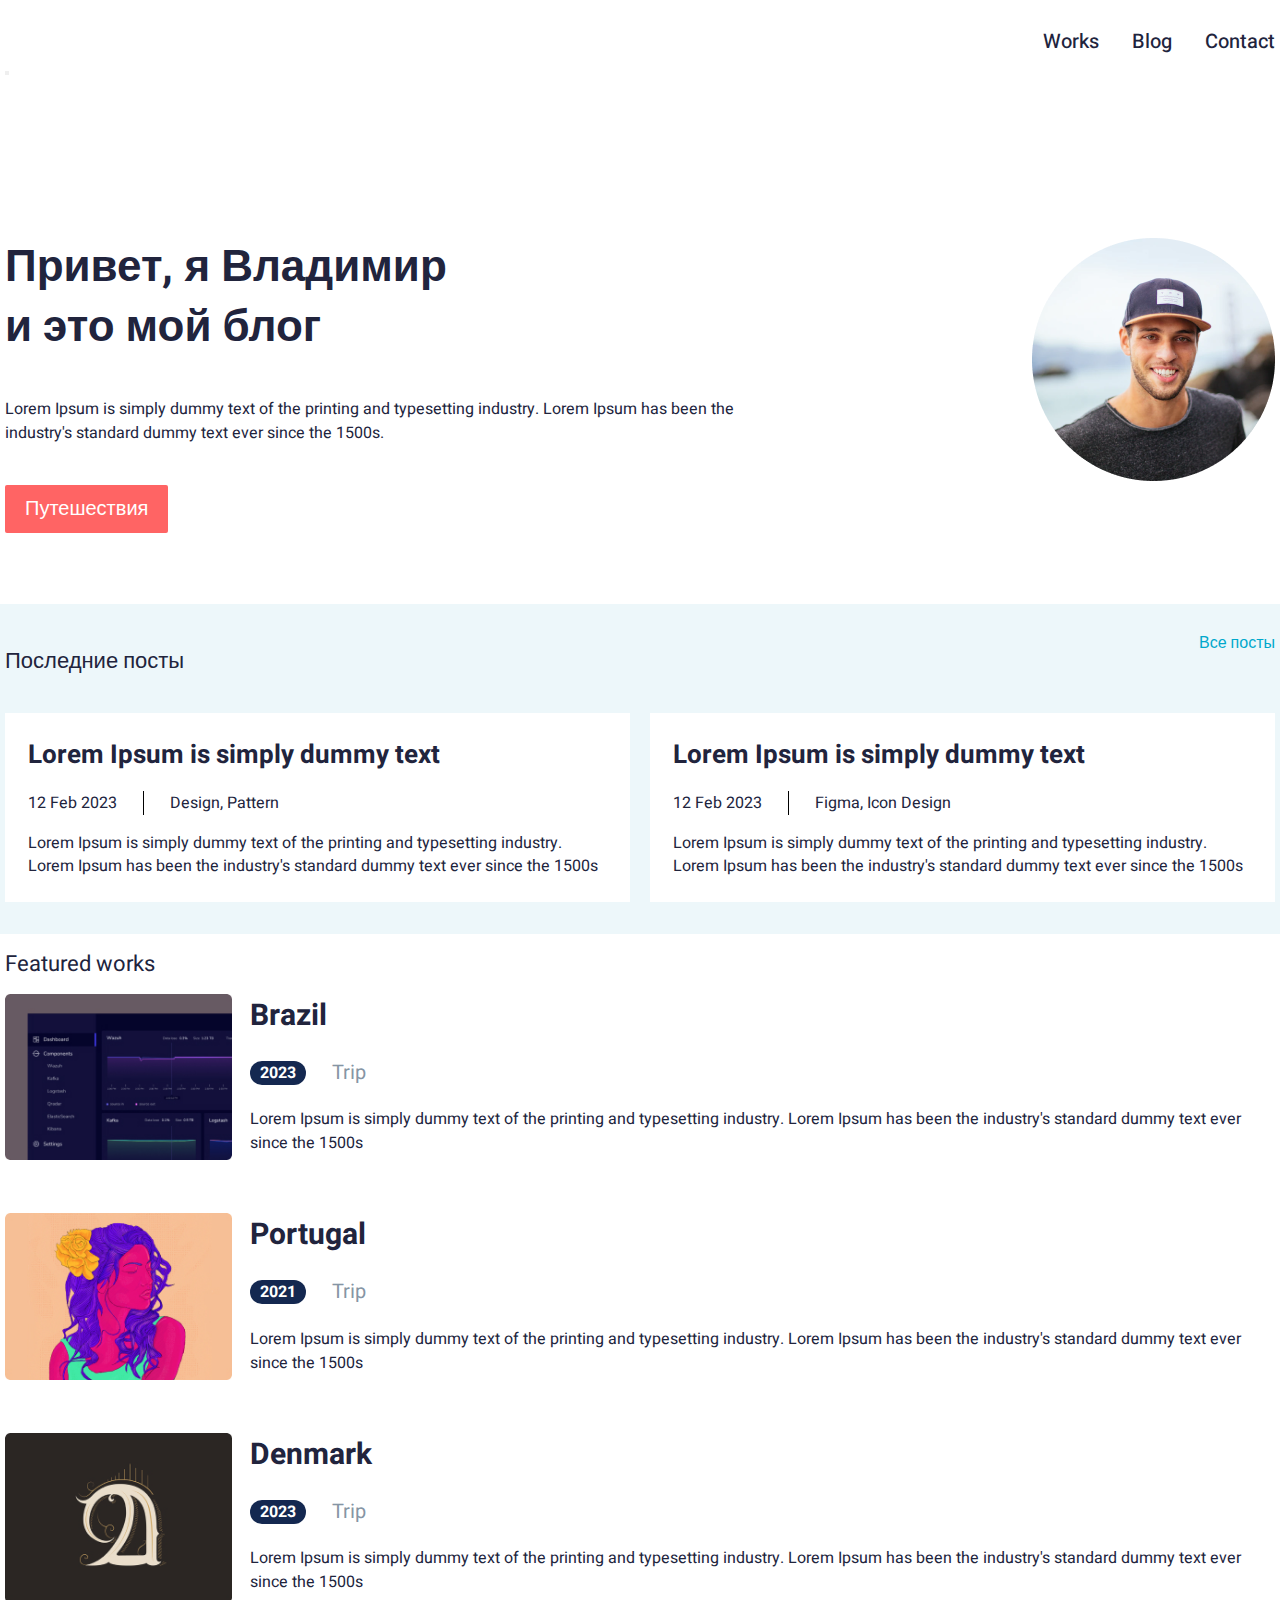
<file: www/index.html>
<!doctype html>
<html lang="ru">

<head>
  <meta charset="UTF-8">
  <meta name="viewport" content="width=device-width, initial-scale=1.0">
  <title>Home</title>
  <link rel="stylesheet" href="style/style.css">
</head>

<body>
  <header class="header">
    <div class="header_inner">
      <nav class="menu">
        <ul class="menu_list">
          <li class="menu_item">
            <a href="works.html" class="menu_link">Works</a>
          </li>
          <li class="menu_item">
            <a href="#" class="menu_link">Blog</a>
          </li>
          <li class="menu_item">
            <a href="#" class="menu_link">Contact</a>
          </li>
        </ul>
      </nav>
      <button class="header_burger"></button>
    </div>
  </header>

  <main class="main">
    <section class="about">
      <div class="about_inner">
        <div class="about_row">
          <div class="about_desc">
            <h1 class="about_title">Привет, я Владимир <br> и это мой блог</h1>
            <p class="about_text">Lorem Ipsum is simply dummy text of the printing and typesetting industry. Lorem Ipsum has been the industry's standard dummy text ever since the 1500s.</p>
            <div class="about_btn">
              <a href="#" class="btn">Путешествия</a>
            </div>
          </div>

          <div class="about_content">
            <div class="about_visual">
              <img src="images/blog-photo.png" alt="" class="about_image">
            </div>
          </div>
        </div>
      </div>
    </section>

    <section class="posts">
      <div class="posts_inner">
        <div class="posts_row">
          <p class="posts_text">Последние посты</p>
          <a href="#" class="posts_link">Все посты</a>
        </div>

        <ul class="posts_list">
          <li class="posts_item">
            <h2 class="posts_title">Lorem Ipsum is simply dummy text</h2>
            <div class="posts_info">
              <p class="posts_date">12 Feb 2023</p>
              <p class="posts_place">Design, Pattern</p>
            </div>
            <p class="posts_desc">Lorem Ipsum is simply dummy text of the printing and typesetting industry. Lorem Ipsum has been the industry's standard dummy text ever since the 1500s</p>
          </li>

          <li class="posts_item">
            <h2 class="posts_title">Lorem Ipsum is simply dummy text</h2>
            <div class="posts_info">
              <p class="posts_date">12 Feb 2023</p>
              <p class="posts_place">Figma, Icon Design</p>
            </div>
            <p class="posts_desc">Lorem Ipsum is simply dummy text of the printing and typesetting industry. Lorem Ipsum has been the industry's standard dummy text ever since the 1500s</p>
          </li>
        </ul>
      </div>
    </section>

    <section class="featured">
      <div class="featured_inner">
        <p class="featured_text">Featured works</p>

        <ul class="featured_list">
          <li class="featured_item">
            <div class="featured_row">
              <div class="featured_visual">
                <img src="images/blog-visual-1.jpg" alt="" class="featured_image">
              </div>
              <div class="featured_content">
                <h2 class="featured_title">Brazil</h2>
                <div class="featured_info">
                  <strong class="featured_year">2023</strong>
                  <p class="featured_trip">Trip</p>
                </div>
                <p class="featured_desc">Lorem Ipsum is simply dummy text of the printing and typesetting industry. Lorem Ipsum has been the industry's standard dummy text ever since the 1500s</p>
              </div>
            </div>
          </li>

          <li class="featured_item">
            <div class="featured_row">
              <div class="featured_visual">
                <img src="images/blog-visual-2.jpg" alt="" class="featured_image">
              </div>
              <div class="featured_content">
                <h2 class="featured_title">Portugal</h2>
                <div class="featured_info">
                  <strong class="featured_year">2021</strong>
                  <p class="featured_trip">Trip</p>
                </div>
                <p class="featured_desc">Lorem Ipsum is simply dummy text of the printing and typesetting industry. Lorem Ipsum has been the industry's standard dummy text ever since the 1500s</p>
              </div>
            </div>
          </li>

          <li class="featured_item">
            <div class="featured_row">
              <div class="featured_visual">
                <img src="images/blog-visual-3.jpg" alt="" class="featured_image">
              </div>
              <div class="featured_content">
                <h2 class="featured_title">Denmark</h2>
                <div class="featured_info">
                  <strong class="featured_year">2023</strong>
                  <p class="featured_trip">Trip</p>
                </div>
                <p class="featured_desc">Lorem Ipsum is simply dummy text of the printing and typesetting industry. Lorem Ipsum has been the industry's standard dummy text ever since the 1500s</p>
              </div>
            </div>
          </li>
        </ul>
      </div>
    </section>
  </main>

  <footer class="footer">
    <div class="footer_inner">
      <div class="footer_empty"></div>
    </div>
  </footer>

  <script src="scripts/script.js"></script>
</body>

</html>
</file>
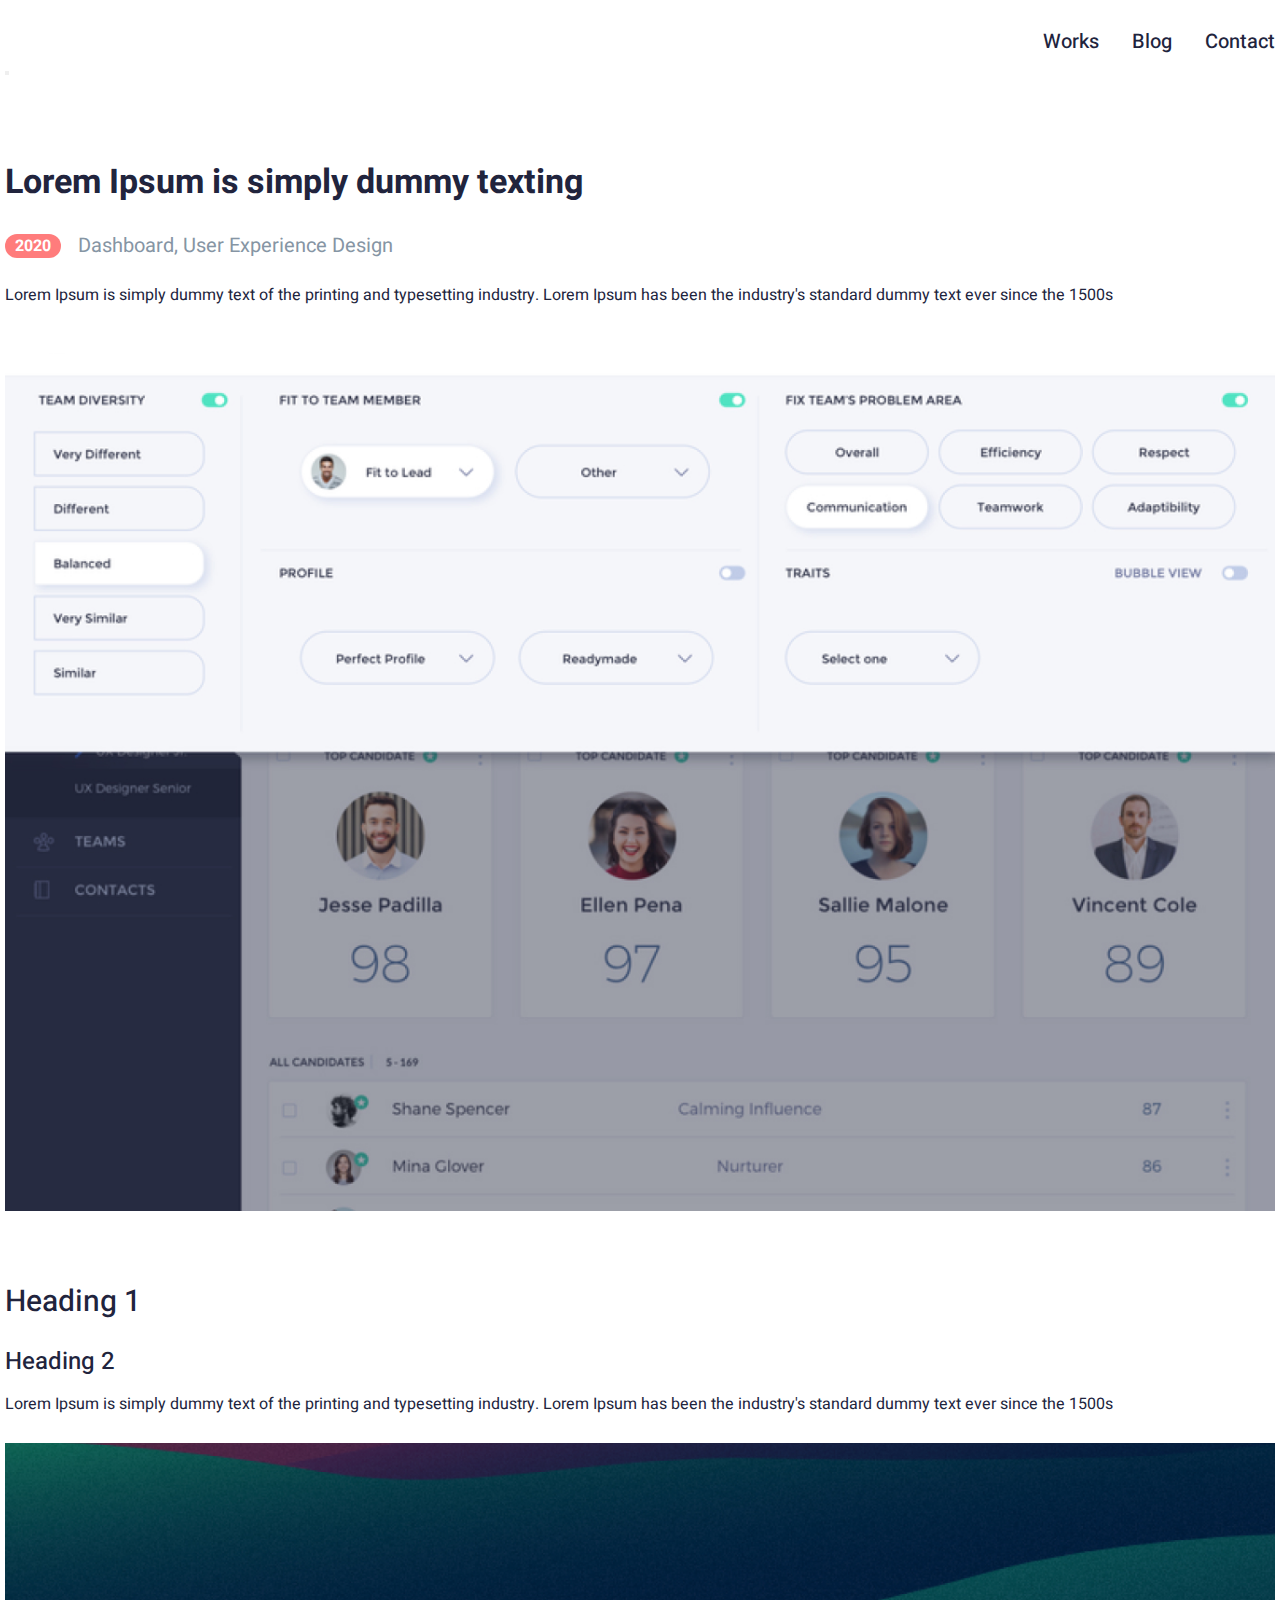
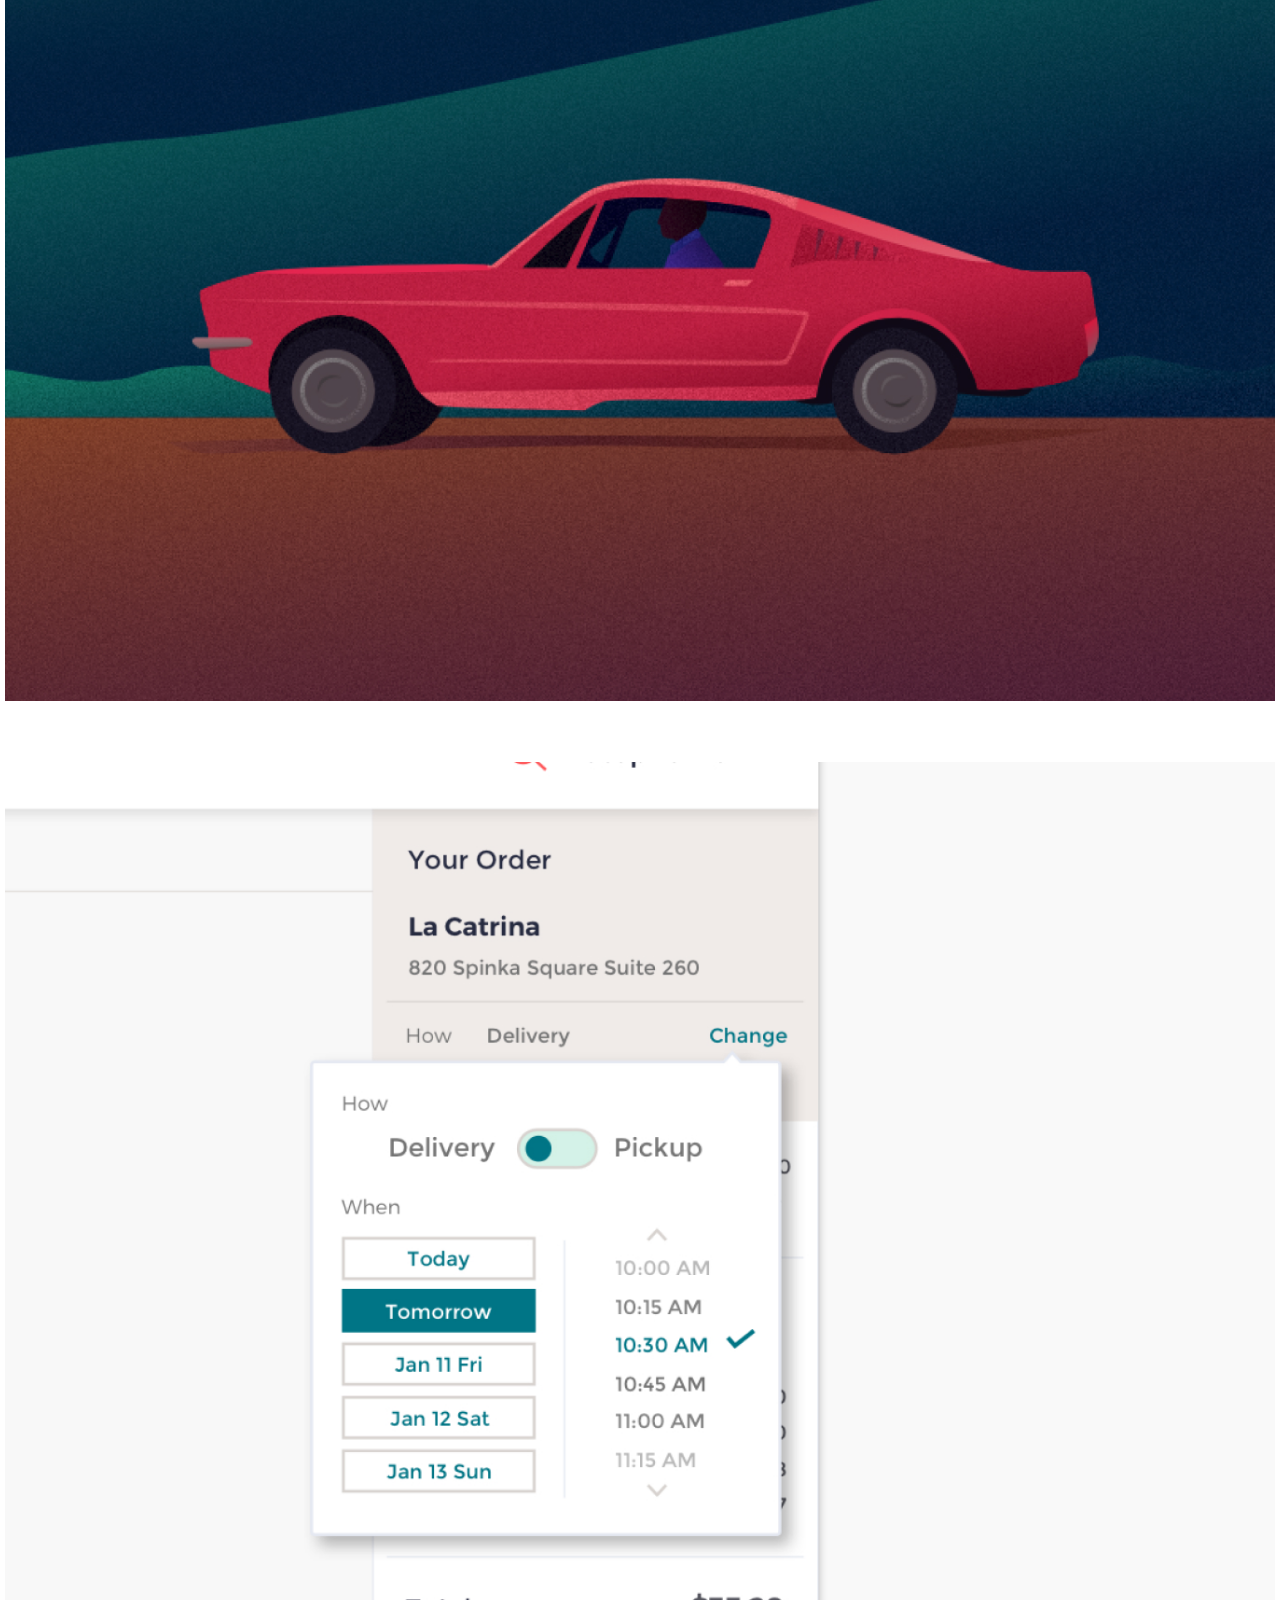
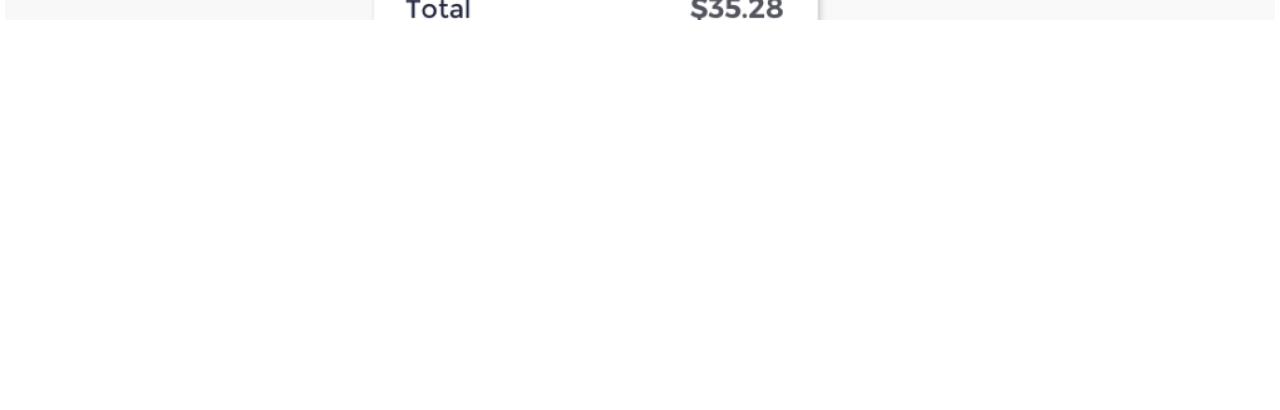
<file: www/works.html>
<!DOCTYPE html>
<html lang="ru">
<head>
  <meta charset="UTF-8">
  <meta name="viewport" content="width=device-width, initial-scale=1.0">
  <title>Works</title>
  <link rel="stylesheet" href="style/style.css">
</head>
<body>
  <header class="header">
    <div class="header_inner">
      <nav class="menu">
        <ul class="menu_list">
          <li class="menu_item">
            <a href="#" class="menu_link">Works</a>
          </li>
          <li class="menu_item">
            <a href="#" class="menu_link">Blog</a>
          </li>
          <li class="menu_item">
            <a href="#" class="menu_link">Contact</a>
          </li>
        </ul>
      </nav>
      <button class="header_burger"></button>
    </div>
  </header>

  <main class="main">
    <section class="detail">
      <div class="detail_inner">
        <div class="detail_wrapper">
          <h1 class="detail_title">Lorem Ipsum is simply dummy texting</h1>
          <div class="detail_info">
            <strong class="detail_year">2020</strong>
            <p class="detail_trip">Dashboard, User Experience Design</p>
          </div>
          <p class="detail_text">Lorem Ipsum is simply dummy text of the printing and typesetting industry. Lorem Ipsum has been the industry's standard dummy text ever since the 1500s</p>
        </div>

        <div class="detail_content">
          <img src="images/blog-works-image.jpg" alt="" class="detail_visual">
        </div>

        <h2 class="detail_heading">Heading 1</h2>
        <h3 class="detail_heading_2">Heading 2</h3>
        <p class="detail_text_2">Lorem Ipsum is simply dummy text of the printing and typesetting industry. Lorem Ipsum has been the industry's standard dummy text ever since the 1500s</p>
        <div class="detail_content">
          <img src="images/blog-works-image-2.jpg" alt="" class="detail_visual">
        </div>
        <div class="detail_content">
          <img src="images/blog-works-image-3.jpg" alt="" class="detail_visual">
        </div>
      </div>
    </section>
  </main>

  <footer class="footer">
    <div class="footer_inner">
      <div class="footer_empty"></div>
    </div>
  </footer>
</body>
</html>
</file>
<file: www/style/style.css>
/* heebo-regular - latin_latin-ext */
@font-face {
  font-display: swap; /* Check https://developer.mozilla.org/en-US/docs/Web/CSS/@font-face/font-display for other options. */
  font-family: "Heebo";
  font-style: normal;
  font-weight: 400;
  src: url("../fonts/heebo-v26-latin_latin-ext-regular.woff2") format("woff2"); /* Chrome 36+, Opera 23+, Firefox 39+, Safari 12+, iOS 10+ */
}
/* heebo-500 - latin_latin-ext */
@font-face {
  font-display: swap; /* Check https://developer.mozilla.org/en-US/docs/Web/CSS/@font-face/font-display for other options. */
  font-family: "Heebo";
  font-style: normal;
  font-weight: 500;
  src: url("../fonts/heebo-v26-latin_latin-ext-500.woff2") format("woff2"); /* Chrome 36+, Opera 23+, Firefox 39+, Safari 12+, iOS 10+ */
}
/* heebo-700 - latin_latin-ext */
@font-face {
  font-display: swap; /* Check https://developer.mozilla.org/en-US/docs/Web/CSS/@font-face/font-display for other options. */
  font-family: "Heebo";
  font-style: normal;
  font-weight: 700;
  src: url("../fonts/heebo-v26-latin_latin-ext-700.woff2") format("woff2"); /* Chrome 36+, Opera 23+, Firefox 39+, Safari 12+, iOS 10+ */
}
*,
*::after,
*::before {
  padding: 0;
  margin: 0;
  box-sizing: border-box;
}

body {
  font-family: "Heebo", sans-serif;
  color: #21243D;
}

.header {
  padding-top: 27px;
}
@media (max-width: 767px) {
  .header {
    padding: 20px 0 12px;
  }
}

.header_inner {
  max-width: 1290px;
  padding-left: 5px;
  padding-right: 5px;
  margin: 0 auto;
}

@media (max-width: 767px) {
  .header_burger {
    display: block;
    margin-left: auto;
    position: relative;
    width: 30px;
    height: 18px;
    border-top: 2px solid #000;
    border-bottom: 2px solid #000;
    border-right: none;
    border-left: none;
    background-color: inherit;
    cursor: pointer;
  }
  .header_burger::before {
    content: "";
    position: absolute;
    margin: auto;
    top: 0;
    right: 0;
    bottom: 0;
    left: 0;
    width: 30px;
    height: 2px;
    background-color: #000;
  }
}

.menu_list {
  display: flex;
  flex-direction: row;
  justify-content: flex-end;
  column-gap: 33px;
  list-style: none;
}
@media (max-width: 767px) {
  .menu_list {
    display: none;
  }
}

.menu_item a {
  font-family: "Heebo", sans-serif;
  font-size: 20px;
  font-weight: 500;
  line-height: 29.38px;
  text-decoration: none;
  color: #21243D;
  transition: color 0.3s;
}
.menu_item a:hover {
  color: #FF6464;
  transform: translate();
}

.about {
  padding: 158px 0 71px;
}
@media (max-width: 767px) {
  .about {
    padding: 33px 0 60px;
  }
}

.about_inner {
  max-width: 1290px;
  padding-left: 5px;
  padding-right: 5px;
  margin: 0 auto;
}

.about_row {
  display: flex;
  flex-direction: row;
  flex-wrap: nowrap;
  column-gap: 115px;
  align-items: flex-start;
}
@media (max-width: 767px) {
  .about_row {
    flex-direction: column-reverse;
    row-gap: 34px;
    text-align: center;
  }
}

.about_desc {
  flex-basis: 60%;
  display: flex;
  flex-direction: column;
  row-gap: 40px;
}
@media (max-width: 767px) {
  .about_desc {
    row-gap: 21px;
  }
}

.about_content {
  margin-left: auto;
}
@media (max-width: 767px) {
  .about_content {
    margin: 0;
    align-self: center;
  }
}

.about_visual {
  border-radius: 50%;
}

.about_title {
  font-family: "Heebo", sans-serif;
  font-size: 44px;
  font-weight: 700;
  line-height: 60px;
}
@media (max-width: 767px) {
  .about_title {
    font-size: 32px;
    line-height: 40px;
  }
}

.about_text {
  font-family: "Heebo", sans-serif;
  font-size: 16px;
  font-weight: 400;
  line-height: 23.5px;
}

.about_btn a {
  display: inline-block;
  padding: 9px 20px;
  font-family: "Heebo", sans-serif;
  font-size: 20px;
  font-weight: 500;
  line-height: 29.38px;
  text-decoration: none;
  color: #fff;
  background-color: #FF6464;
  border-radius: 2px;
}

.posts {
  padding: 27px 0 32px;
  background-color: #EDF7FA;
}

.posts_inner {
  max-width: 1290px;
  padding-left: 5px;
  padding-right: 5px;
  margin: 0 auto;
}

.posts_row {
  display: flex;
  flex-direction: row;
}
@media (max-width: 767px) {
  .posts_row {
    flex-direction: column;
    text-align: center;
  }
}

.posts_text {
  font-size: 22px;
  font-weight: 400;
  line-height: 60px;
}
@media (max-width: 767px) {
  .posts_text {
    font-size: 18px;
  }
}

.posts_link {
  margin-left: auto;
  text-decoration: none;
  color: #00A8CC;
}
@media (max-width: 767px) {
  .posts_link {
    margin: 0;
  }
}

.posts_list {
  margin-top: 22px;
  display: flex;
  column-gap: 20px;
  list-style: none;
}
@media (max-width: 767px) {
  .posts_list {
    flex-direction: column;
    row-gap: 17px;
  }
}

.posts_item {
  padding: 23px;
  display: flex;
  flex-direction: column;
  row-gap: 17px;
  background-color: #fff;
}
@media (max-width: 767px) {
  .posts_item {
    row-gap: 12px;
  }
}

.posts_title {
  font-size: 26px;
  font-weight: 700;
  line-height: 38.19px;
}
@media (max-width: 767px) {
  .posts_title {
    font-size: 22px;
    line-height: 30px;
  }
}

.posts_info {
  display: flex;
}

.posts_date {
  padding-right: 26px;
  border-right: 1px solid #000;
}
@media (max-width: 767px) {
  .posts_date {
    padding-right: 24px;
  }
}

.posts_place {
  padding-left: 26px;
}
@media (max-width: 767px) {
  .posts_place {
    padding-left: 24px;
  }
}

.posts_desc {
  font-size: 16px;
  font-weight: 400;
  line-height: 23.5px;
}

.featured_inner {
  max-width: 1290px;
  padding-left: 5px;
  padding-right: 5px;
  margin: 0 auto;
}

.featured_text {
  font-size: 22px;
  font-weight: 400;
  line-height: 60px;
}
@media (max-width: 767px) {
  .featured_text {
    font-size: 18px;
    text-align: center;
  }
}

.featured_list {
  display: flex;
  flex-direction: column;
  row-gap: 46px;
  list-style: none;
}

.featured_row {
  display: flex;
  flex-direction: row;
  column-gap: 18px;
}
@media (max-width: 767px) {
  .featured_row {
    flex-direction: column;
    row-gap: 17px;
  }
}

.featured_visual {
  border-radius: 6px;
}
@media (max-width: 767px) {
  .featured_visual {
    width: 100%;
  }
}

.featured_image {
  width: 100%;
  background-position: center;
  background-repeat: no-repeat;
  background-size: cover;
}

.featured_content {
  display: flex;
  flex-direction: column;
  row-gap: 20px;
}
@media (max-width: 767px) {
  .featured_content {
    row-gap: 16px;
  }
}

.featured_title {
  font-size: 30px;
  font-weight: 700;
  line-height: 44.06px;
}
@media (max-width: 767px) {
  .featured_title {
    font-size: 24px;
    line-height: 30px;
  }
}

.featured_info {
  display: flex;
  flex-direction: row;
  align-items: center;
  column-gap: 26px;
}
@media (max-width: 767px) {
  .featured_info {
    column-gap: 22px;
  }
}

.featured_year {
  padding: 0 10px;
  text-align: center;
  color: #fff;
  background-color: #142850;
  border-radius: 16px;
}

.featured_trip {
  font-size: 20px;
  font-weight: 400;
  line-height: 29.38px;
  color: #8695A4;
}
@media (max-width: 767px) {
  .featured_trip {
    font-size: 16px;
    line-height: 23px;
  }
}

.footer {
  padding: 32px 0 32px;
}

.footer_inner {
  max-width: 1290px;
  padding-left: 5px;
  padding-right: 5px;
  margin: 0 auto;
}

.footer_empty {
  margin: 265px 0;
}

.detail {
  padding-top: 78px;
}
@media (max-width: 767px) {
  .detail {
    padding-top: 32px;
  }
}

.detail_inner {
  max-width: 1290px;
  padding-left: 5px;
  padding-right: 5px;
  margin: 0 auto;
}

.detail_wrapper {
  margin-bottom: 46px;
  display: flex;
  flex-direction: column;
  row-gap: 23px;
}
@media (max-width: 767px) {
  .detail_wrapper {
    margin-bottom: 23px;
  }
}

.detail_title {
  font-size: 34px;
  font-weight: 700;
  line-height: 49.94px;
}
@media (max-width: 767px) {
  .detail_title {
    font-size: 30px;
    line-height: 40px;
  }
}

.detail_info {
  display: flex;
  flex-direction: row;
  align-items: center;
  column-gap: 17px;
}
@media (max-width: 767px) {
  .detail_info {
    align-items: flex-start;
    column-gap: 15px;
  }
}

.detail_year {
  padding: 0 10px;
  text-align: center;
  color: #fff;
  background-color: #FF7C7C;
  border-radius: 16px;
}

.detail_trip {
  font-size: 20px;
  font-weight: 400;
  line-height: 29.38px;
  color: #8695A4;
}
@media (max-width: 767px) {
  .detail_trip {
    font-size: 18px;
    line-height: 26px;
  }
}

.detail_text {
  font-size: 16px;
  font-weight: 400;
  line-height: 23.5px;
}

.detail_content {
  margin-bottom: 54px;
  position: relative;
}
@media (max-width: 767px) {
  .detail_content {
    margin-bottom: 23px;
  }
}

.detail_visual {
  width: 100%;
  background-position: center;
  background-repeat: no-repeat;
  background-size: cover;
}

.detail_heading {
  font-size: 30px;
  font-weight: 500;
  line-height: 60px;
}
@media (max-width: 767px) {
  .detail_heading {
    font-size: 26px;
  }
}

.detail_heading_2 {
  font-size: 24px;
  font-weight: 500;
  line-height: 60px;
}
@media (max-width: 767px) {
  .detail_heading_2 {
    font-size: 20px;
  }
}

.detail_text_2 {
  margin-bottom: 27px;
}
/*# sourceMappingURL=[data-uri] */
</file>
